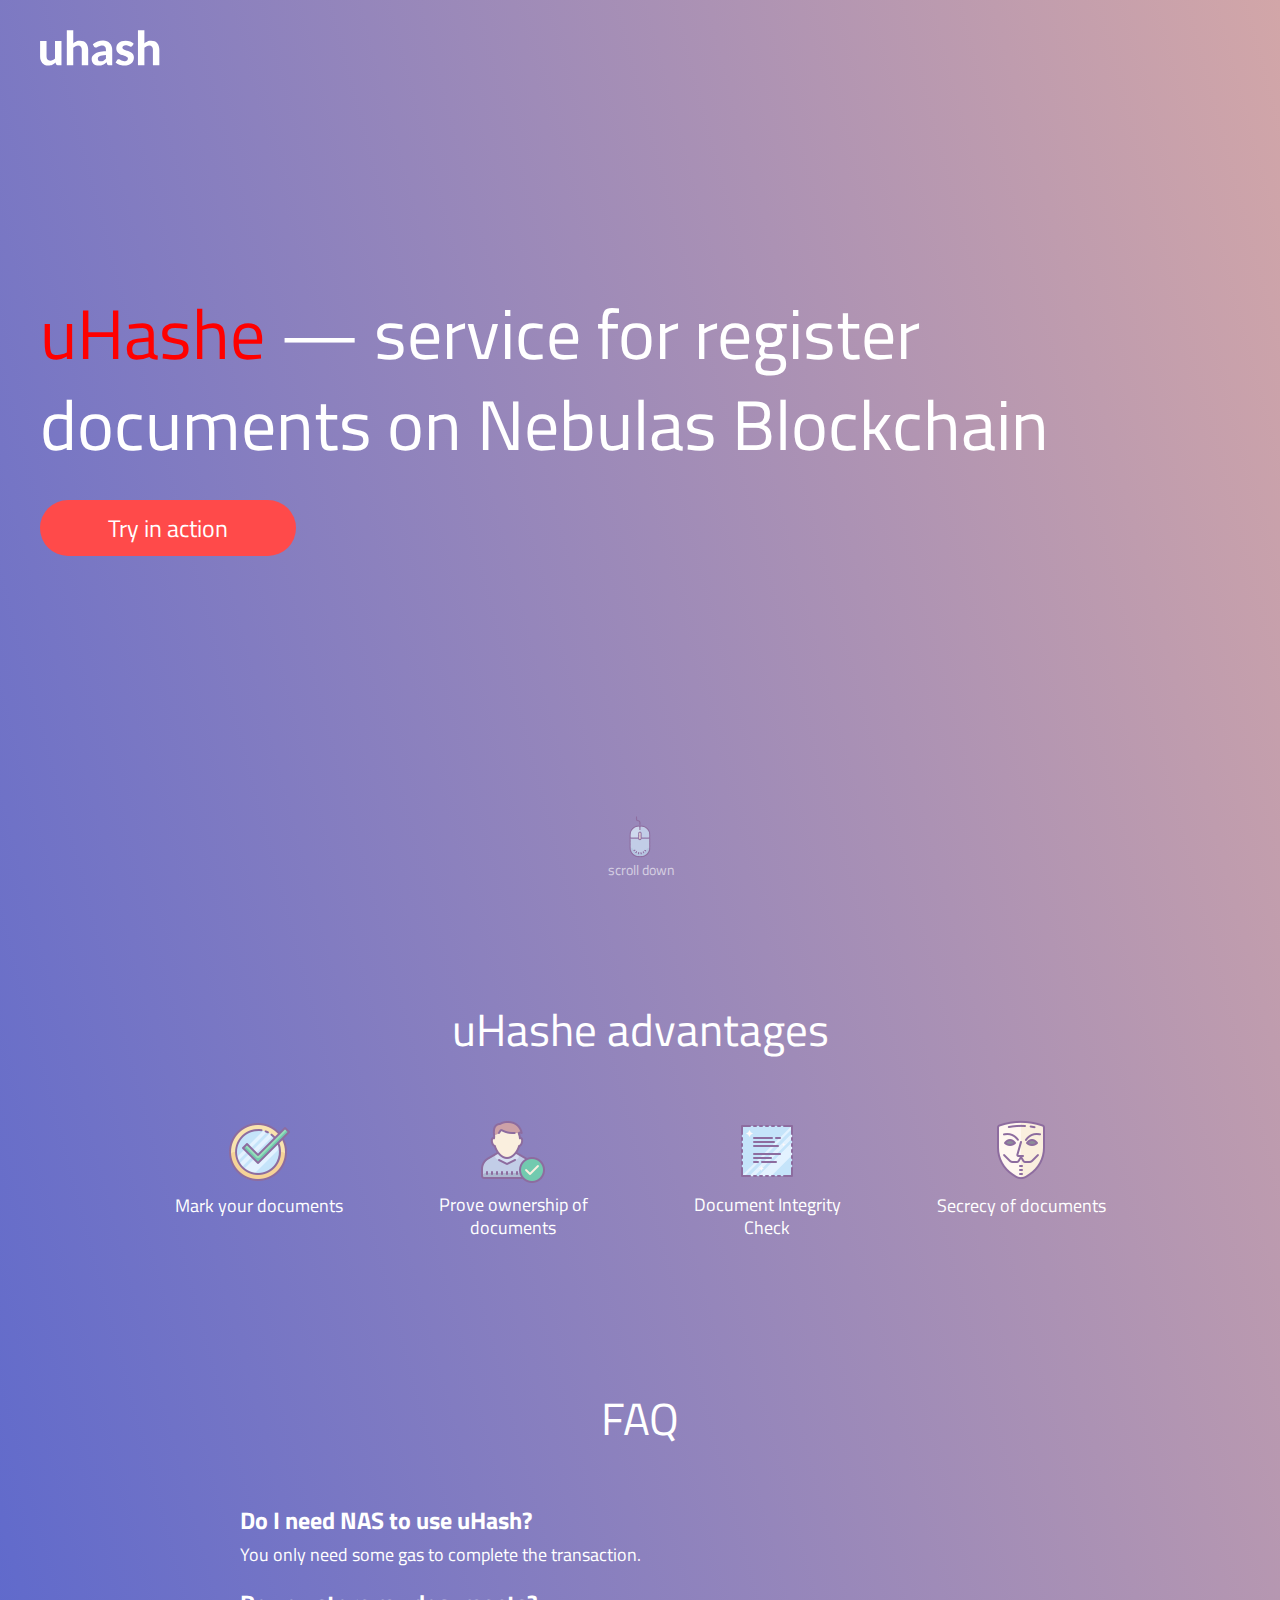
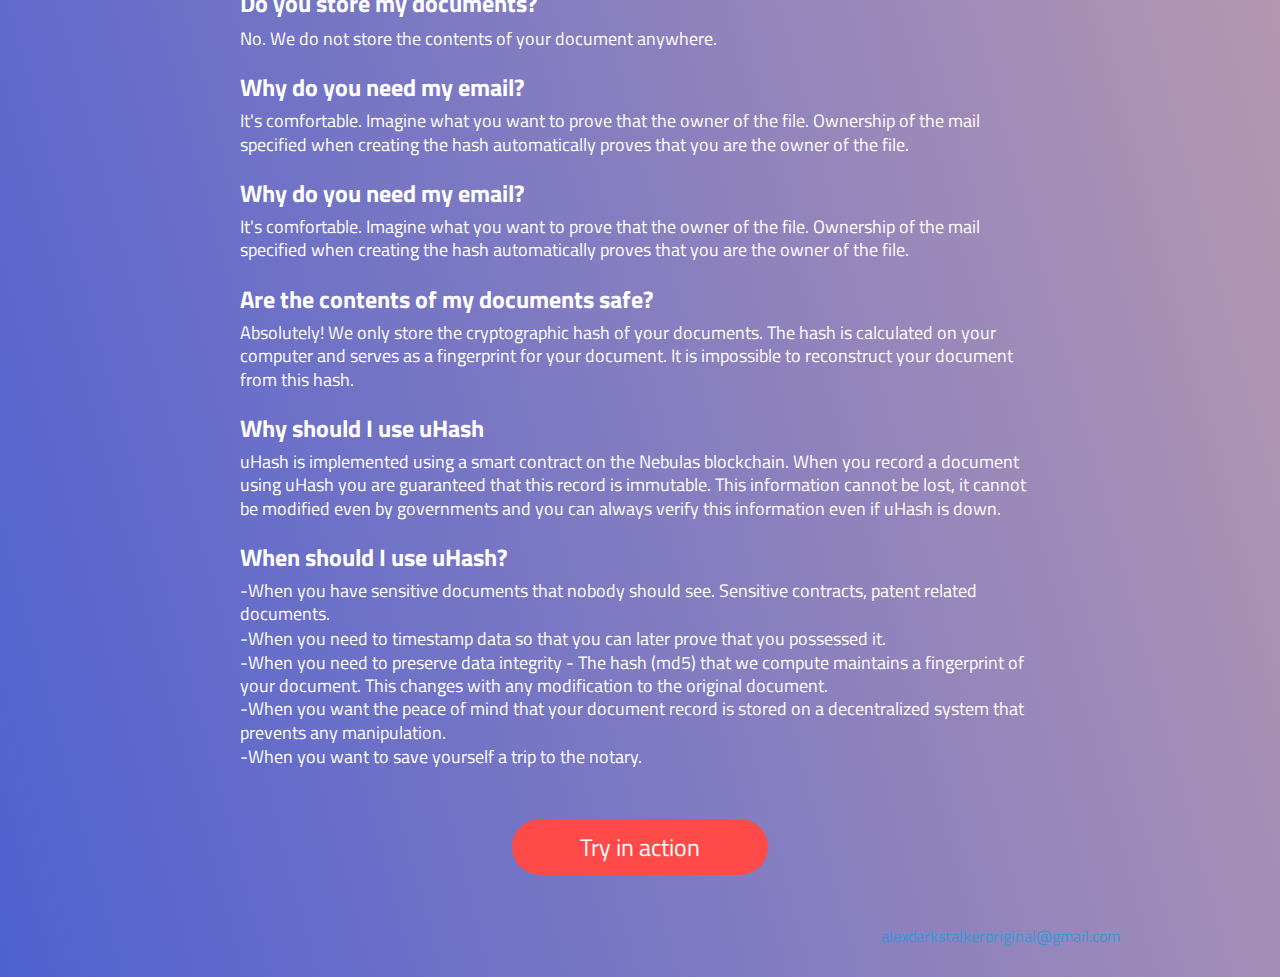
<file: index.html>
<!DOCTYPE html>

<html lang="en">



<head>

	<meta charset="UTF-8">

	<meta http-equiv="X-UA-Compatible" content="ie=edge">

	<meta name="viewport" content="width=device-width,initial-scale=1, maximum-scale=1, minimum-scale=1, user-scalable=no">
	<meta http-equiv="Expires" content="Mon, 26 Jul 1997 05:00:00 GMT">
	<meta http-equiv="Pragma" content="no-cache">
	<title>uHash</title>	
</head>    

<body>
<div class="bg">
	<div id="intro">
		<div class="wrap">
			<div class="logo"><img src="img/uhash.svg" alt=""></div>			
			<div class="offer">
				<h1><span>uHashe</span> — service for register documents on Nebulas Blockchain</h1>				
				<a href="app.html"><button>Try in action</button></a>			
			</div>
			<div class="scroll"><img src="img/icons8-mouse-64.png" alt=""></div>
		</div>
	</div>
	<div id="advantages">
		<h1>uHashe advantages</h1>
		<div class="items">
			<div class="item">
				<img src="img/icons8-checked-64.png" alt="">
				<p>Mark your documents</p>
			</div>
			<div class="item">
				<img src="img/icons8-checked-user-male-64.png" alt="">
				<p>Prove ownership of documents</p>
			</div>
			<div class="item">
				<img src="img/icons8-select-all-64.png" alt="">
				<p>Document Integrity Check</p>
			</div>		
			<div class="item">
				<img src="img/icons8-anonymous-mask-64.png" alt="">
				<p>Secrecy of documents</p>
			</div>							
		</div>		
	</div>	

	<div id="faq_section">
		<h1>FAQ</h1>
		<div class="question">
			<h2>Do I need NAS to use uHash?</h2>
			<p>You only need some gas to complete the transaction.</p>
		</div>
		<div class="question">
			<h2>Do you store my documents? </h2>
			<p>No. We do not store the contents of your document anywhere.</p>
		</div>
		<div class="question">
			<h2>Why do you need my email?</h2>
			<p>It's comfortable. Imagine what you want to prove that the owner of the file. Ownership of the mail specified when creating the hash automatically proves that you are the owner of the file.</p>
		</div>		
		<div class="question">
			<h2>Why do you need my email?</h2>
			<p>It's comfortable. Imagine what you want to prove that the owner of the file. Ownership of the mail specified when creating the hash automatically proves that you are the owner of the file.</p>
		</div>	
		<div class="question">
			<h2>Are the contents of my documents safe?</h2>
			<p>Absolutely! We only store the cryptographic hash of your documents. The hash is calculated on your computer and serves as a fingerprint for your document. It is impossible to reconstruct your document from this hash.</p>
		</div>	
		<div class="question">
			<h2>Why should I use uHash</h2>
			<p>uHash is implemented using a smart contract on the Nebulas blockchain. When you record a document using uHash you are guaranteed that this record is immutable. This information cannot be lost, it cannot be modified even by governments and you can always verify this information even if uHash is down.</p>
		</div>	
		<div class="question">
			<h2>When should I use uHash?</h2>
			<p>-When you have sensitive documents that nobody should see. Sensitive contracts, patent related documents.</p>
			<p>-When you need to timestamp data so that you can later prove that you possessed it.</p>
			<p>-When you need to preserve data integrity - The hash (md5) that we compute maintains a fingerprint of your document. This changes with any modification to the original document.</p>
			<p>-When you want the peace of mind that your document record is stored on a decentralized system that prevents any manipulation.</p>
			<p>-When you want to save yourself a trip to the notary.</p>
		</div>
		<a href="app.html"><button>Try in action</button></a>			
		<div class="mail_mail"><a href="mailto:alexdarkstalkeroriginal@gmail.com">alexdarkstalkeroriginal@gmail.com</a></div>
	</div>

</div>
	<script src='lib/jquery-3.3.1.min.js'></script>
	<link rel="stylesheet" href="lib/landing.css">	
	<script src='lib/nebPay.js'></script>    	    
    <script src="lib/common.js"></script>    
    <script src='lib/jquery.magnific-popup.js'></script> 	
    <link rel="stylesheet" href="lib/magnific-popup.css">    
    <link href="https://fonts.googleapis.com/css?family=Titillium+Web:200,300,400,700,900" rel="stylesheet">
    <script>
	    $('.popup').magnificPopup({
		    type:'inline',
		    fixedContentPos: true, 
		    mainClass: 'mfp-fade',      
		    showCloseBtn: true,
		    closeOnBgClick: true
		  });   
	</script>
</body>
</html>
</file>
<file: lib/landing.css>
* {
  box-sizing: border-box;
}
html, body {
  height: 100%;
}
body {
  padding: 0;
  margin: 0;
  font-family: 'Titillium Web', sans-serif;
  line-height: 1.4;
  font-size: 16px;
  color: #fff !important;
  background: #fafeff;
}

p, h1, h2, h3, h4, h5, span {
  padding: 0;
  margin: 0;
  line-height: 1;
} 

h1, h2, h3, h4, h5 {
  color: #fff !important;
}

input, button {
  font-family: 'Titillium Web', sans-serif;
}

input:focus, button:focus, a:focus {
  outline: unset;
}

button {
  font-size: 16px;
  cursor: pointer;
}

a {
  text-decoration: none;
  color: #3498db;
  transition: .4s;
}

a:hover {
  color: #2980b9;
}

.logo { 
  width: 120px;    
  position: relative;
  display: inline-block;
}

.logo img {
  width: 100%;
  position: relative;
}

header {
  position: relative;
  width: 1200px;
  margin: 0 auto;
  padding-top: 20px;  
}

.content {
  position: relative;
  width: 1200px;
  margin: 30px auto 0 auto;
}

.column {
    float: left;
    width: 30%;
    margin-right: 5%;
}

.column:nth-child(3) {
  margin-right: 0;
}

/* Clear floats after the columns */
.row:after {
    content: "";
    display: table;
    clear: both;
}

#workspace .tasks .task p, #workspace .column .projects p {
  font-size: 14px;
  color: #7f8c8d;   
}

#workspace .tasks .task h4 {
  font-weight: 700;  
}

.tabs {
  position: relative;
  border-bottom: 1px solid #bdc3c7;
  padding-bottom: 15px;
  margin-bottom: 25px;
}

.tabs .workspace, .tabs .projects, .tabs .clients, .tabs .tasks {
  background: transparent;
  border: none;
  margin-right: 15px;    
}

.tabs button img {
  width: 25px;
  display: block;
  margin: 0 auto;  
}

.tabs .workspace, .tabs .projects, .tabs .clients, .tabs .tasks {
  opacity: .4;
}

.tabs .active_tab {
  opacity: 1;
}

.search {  
  position: absolute;
  bottom: 20px;
  right: 0;
}

.search input {
    border: 2px solid #e2e2e2;
    color: #34495e;            
    padding: 8px 12px;    
    border-radius: 6px 0 0 6px;
    box-shadow: none;
    transition: border .25s linear, color .25s linear, background-color .25s linear;
}

.search input:hover {
  border: 2px solid #3498db;
}

.search button {
  color: white;
  background-color: #3498db;
  padding: 7px 19px 8.5px 19px;
  border: none;  
  border-radius: 0 6px 6px 0;
  margin-left: -5px;  
  transition: .4s
}

.search button:hover {
  background: #2980b9;
}

.block {  
  box-shadow: 0 0 4px 1px #e2e2e2;  
  padding: 25px;
  border-radius: 2px;
  background: #fff;
}

#workspace .column .tasks h2, #workspace .column .projects h2 {
  margin-bottom: 20px;
}

#workspace .column .tasks h4, #workspace .column .projects h4 {
  margin-bottom: 5px;
}

#workspace .column .tasks .task, #workspace .column .projects .project {
  margin-bottom: 15px;
}


.nav {
  margin-top: 20px;
  position: relative; 
}

.nav .add {
  font-size: 40px;
  line-height: 0;
  position: absolute;
  right: 0;
  top: 7px;  
}

.tasks_stats span {
  font-size: 14px;
  color: #7f8c8d; 
  display: inline-block;
  text-align: center;
  width: 30%;
}

.tasks_stats .value, .value {
  font-size: 50px;
  display: block;
  color: #2C3E50;
  width: 100%;
  transition: .4s;
}

.tasks_stats h2 {
  margin-bottom: 25px;
}

.block {
  margin-bottom: 20px;
}

.total_clients, .total_projects {
  width: 49%;
  display: inline-block;
}

.total_clients {
  margin-right: 1%;
}

.total_clients h2, .total_projects h2, .total_price h2 {
  margin-bottom: 10px;
}

.task:hover p, .task:hover h4, .project:hover p, .project:hover h4 {
  color: #e74c3c !important;
}

h4 {
  transition: .4s;
  cursor: pointer;
}

.value:hover {
  color: #e74c3c;
}

.nav_info {
  position: absolute;
  right: 0;
  bottom: 10px;
}

.nav_info .faq {
  margin-right: 20px;
}

#projects .project, #clients .client, #tasks .task, #client_popup {
  box-shadow: 0 0 4px 1px #e2e2e2;  
  padding: 25px;
  border-radius: 2px;
  background: #fff;
  width: 270px;
  display: inline-block;
  margin-right: 36px;
  position: relative;
  margin-bottom: 30px;
  vertical-align: top;
}

#projects .project:nth-child(4n+4), #clients .client:nth-child(4n+4), #tasks .task:nth-child(4n+4) {
  margin-right: 0;
}

#projects h2, #clients h2, #tasks h2, #client_popup h2 {
  margin-bottom: 15px;  
}

#projects .clients {
  display: block;
  margin-bottom: 5px;
}

#projects .cost {
  font-size: 20px;  
  margin-left: 30px;
}

#clients .client span, #tasks .task span, #client_popup span {
  display: block;
  margin-bottom: 10px;
}

b {
  color: #2c3e50;
}

.status {
  width: 30px;
  position: absolute;
  top: 15px;
  right: 25px;  
  cursor: pointer;
}

.disable_status {
  opacity: .2;
}

#client_popup {
  display: block;
  margin: 0 auto;  
}

#faq, #about {
  background: #fff;
  width: 1200px;
  margin: 0 auto;
  padding: 40px;
  position: relative;
}

#faq h1, #about h1 {
  text-align: center;
}

#search {
  position: absolute;
  z-index: 10;
  top: 80px;
  background: #fafeff;
  width: 110%;
  height: 110%;
  left: -5%;
  padding: 20px 6%;
}

#intro {
  height: 100vh;
  width: 100vw; 
  padding-top: 30px;  
}

.bg {
  background: linear-gradient(75deg, #4f61d1, #d2a6a8) no-repeat;  
  padding-bottom: 30px;
  color: #fff !important;
}

.wrap {
  width: 1200px;
  margin: 0 auto;
  position: relative;  
  height: 100%;  
}

.wrap h1 {
  font-size: 70px;  
  font-weight: 400;  
  line-height: 1.3;
}

.wrap h1 span {
  color: red;
}

.offer {
  position: absolute;
  top: 45%;  
  transform: translateY(-50%);
}

.offer button {
  background: #ff4a4a;
  border-radius: 100px;
  border: none;
  color: #fff;
  padding: 10px 25px;
  font-size: 24px;
  margin-top: 30px;
  width: 256px;
}

.wrap .nav_info a {
  color: #ff4a4a;  
  font-size: 18px;  
}

.wrap .nav_info {
  top: 15px;
  bottom: unset;
}

.wrap #faq, .wrap #about {  
  background: linear-gradient(75deg, #4f61d1, #d2a6a8) no-repeat;  
}

.scroll {
  position: absolute; 
  bottom: 40px;
  left: 50%;
  transform: translateX(-50%);
}

.scroll img {
  width: 35px !important;  
  transform: rotate(-45deg);
}

.scroll:after {
  content: 'scroll down';
  font-size: 14px;
  opacity: .6; 
  position: absolute;
  width: 100px; 
  bottom: -20px;  
  left: -15px;
}

#advantages, #faq_section {
  width: 1200px;
  /*height: 100vh;*/
  margin: 0 auto;  
  padding: 100px 120px 0 120px;
  position: relative;
}

#advantages h1, #faq_section h1 {
  font-size: 45px;  
  text-align: center;
  font-weight: 400;  
  line-height: 1.3;
  margin-bottom: 60px;
}

.items {
  text-align: center;  
}

.item {    
  display: inline-block;
  position: relative;
  vertical-align: top;
  margin-right: 60px;
  margin-bottom: 50px;
  width: 190px;
}
.item:nth-child(4n+4) { 
  margin-right: 0;
}

#advantages img {
  margin: 0 auto 10px auto; 
  position: relative;
  width: 64px;
  display: block;
}

#advantages p {
  font-size: 18px;
  text-align: center;
  line-height: 1.3;
}

#advantages .scroll {
  bottom: 30px;
}

.question {  
  width: 800px;
  margin: 0 auto 25px auto;
}

.question h2 {
  margin-bottom: 10px;
}

.question p {
  line-height: 1.3;
  font-size: 18px;
}

#faq_section button {  
  background: #ff4a4a;
  border-radius: 100px;
  border: none;
  display: block;
  color: #fff;
  width: 256px;
  padding: 10px 25px;
  font-size: 24px;
  margin: 50px auto 0 auto;  
}

.mail_mail {
  text-align: right;
  margin-top: 50px;
}

.noExtension, .errNetwork {
  font-size: 30px;
  text-align: center;
  margin-top: 100px;
}

#workspace .project {
  position: relative;
}
#workspace .price {
  position: absolute;
  right: 25px;
  top: 10px;
}

#add_project, #add_client, #add_task {
  background: #fafeff;
  width: 600px;
  margin: 0 auto;
  position: relative;
  padding: 40px;
  text-align: center;
}

.mfp-fade input, .mfp-fade .event  {
  display: block;
  width: 160px;
  margin: 10px auto;
}

.mfp-fade textarea {
  margin: 10px auto;
  width: 160px;
  display: block;
}

.mfp-fade select {
  margin: 10px auto;
  width: 120px;  
}

/*.mfp-fade .select_proj, .mfp-fade .select_clients  */


.mfp-fade label {
  margin-right: 10px;
}

.mfp-fade .event {
  color: white;
  background-color: #3498db;
  padding: 7px 19px 8.5px 19px;
  border: none;  
  border-radius: 6px;  
  transition: .4s;
}

.mfp-fade .event:hover {
  background: #2980b9;
}

.mfp-fade input, .mfp-fade select, .mfp-fade textarea {
   border: 2px solid #e2e2e2;
   color: #34495e;            
   padding: 8px 12px;    
   border-radius: 6px;
   box-shadow: none;
   transition: border .25s linear, color .25s linear, background-color .25s linear;
}

.mfp-fade h1 {
  margin-bottom: 30px;
}

.mfp-fade input:hover {
  border: 2px solid #3498db;
}

.add_global {
  margin-left: 115px;
  width: 270px;
  vertical-align: middle;
  text-align: center;  
  display: inline-flex;  
  font-size: 60px;
}

.delete {
  width: 20px;
  position: absolute;
  top: 25px;
  right: 20px;
  cursor: pointer;
}

#transaction {
  background: #fff;
  width: 1000px;
  text-align: center;
  margin: 0 auto;
  padding: 30px;
  position: relative;
}

#transaction img, p {
  display: inline-block;
  vertical-align: middle;
}

#transaction img {
  width: 80px;
}

#transaction p {
  font-size: 18px;
  margin-right: 30px;
}

#transaction button {
  opacity: 0;
  width: 0.001px;
}

.hash {
  width: 300px;
  margin: 0 auto;
  position: relative;
  margin-left: 0px;
}

.hash p {
  position: relative;
  width: 300px;
  position: absolute;
  left: 185px;
  top: 2px;
}


.deadline, .cost {
  position: relative;
  overflow: unset;
}

.deadline:before {
  content: 'Project deadline: ';
  position: absolute;
  top: 10px;
  left: -110px;
}

.deadline:after {
  content: 'Project cost: ';
  position: absolute;
  top: 60px;
  left: -110px;
}
</file>
